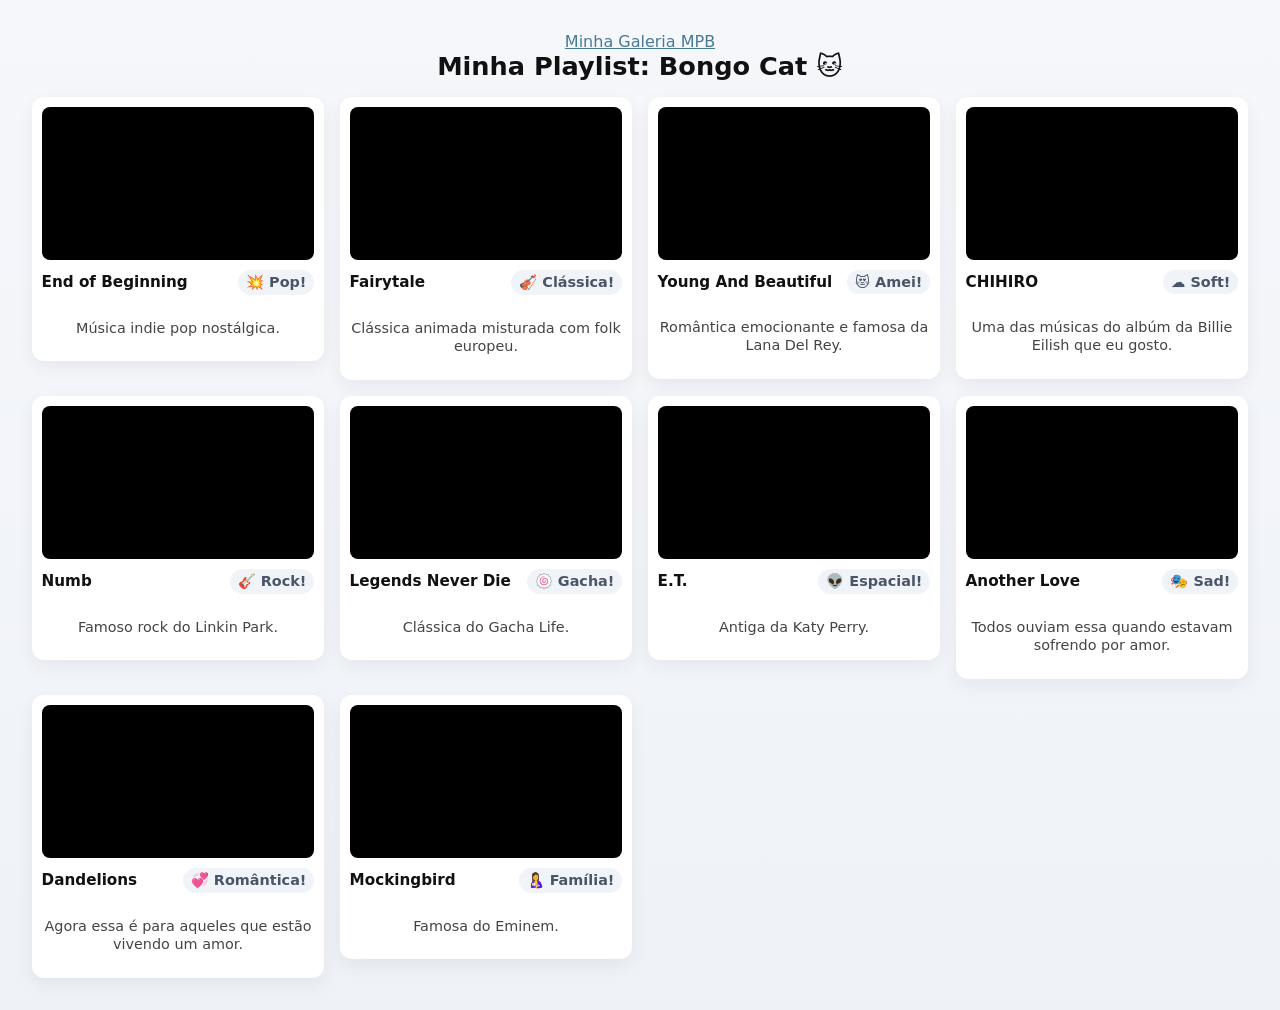
<file: index.html>
<!DOCTYPE html>
<html lang="pt-BR">
<head>
  <meta charset="utf-8" />
  <meta name="viewport" content="width=device-width,initial-scale=1" />
  <title>Galeria Bongo Cat</title>
  <link rel="stylesheet" href="style.css">
</head>
<body>
  <nav><a href="./minhaGaleria.html">Minha Galeria MPB</a></nav>
  <h1>Minha Playlist: Bongo Cat 🐱</h1>
  
  <section class="grid">
    
    <article class="card">
      <div class="video-wrap">
        <iframe width="560" height="315" src="https://www.youtube.com/embed/X60ewc60Rhw?si=_tggQq-g9mpLeZCZ&amp;controls=0" title="YouTube video player" frameborder="0" allow="accelerometer; autoplay; clipboard-write; encrypted-media; gyroscope; picture-in-picture; web-share" referrerpolicy="strict-origin-when-cross-origin" allowfullscreen></iframe>
      </div>
      <div class="meta">
        <div class="title">End of Beginning</div>
        <div class="badge">💥 Pop!</div>
      </div>
      <p class="desc">Música indie pop nostálgica.</p>
    </article>

    <article class="card">
      <div class="video-wrap">
        <iframe width="560" height="315" src="https://www.youtube.com/embed/la1PoxxWiTQ?si=Uj2NZ2VEskIwGrS-&amp;controls=0" title="YouTube video player" frameborder="0" allow="accelerometer; autoplay; clipboard-write; encrypted-media; gyroscope; picture-in-picture; web-share" referrerpolicy="strict-origin-when-cross-origin" allowfullscreen></iframe>
      </div>
      <div class="meta">
        <div class="title">Fairytale</div>
        <div class="badge">🎻 Clássica!</div>
      </div>
      <p class="desc">Clássica animada misturada com folk europeu.</p>
    </article>

    <article class="card">
      <div class="video-wrap">
        <iframe width="560" height="315" src="https://www.youtube.com/embed/wip9eTwC_BM?si=cCaLTdS59v7WSRaM&amp;controls=0" title="YouTube video player" frameborder="0" allow="accelerometer; autoplay; clipboard-write; encrypted-media; gyroscope; picture-in-picture; web-share" referrerpolicy="strict-origin-when-cross-origin" allowfullscreen></iframe>
      </div>
      <div class="meta">
        <div class="title">Young And Beautiful</div>
        <div class="badge">😻 Amei!</div>
      </div>
      <p class="desc">Romântica emocionante e famosa da Lana Del Rey.</p>
    </article>

    <article class="card">
      <div class="video-wrap">
        <iframe width="560" height="315" src="https://www.youtube.com/embed/K4YP90tKs9Q?si=MywArll3-yZOECGV&amp;controls=0" title="YouTube video player" frameborder="0" allow="accelerometer; autoplay; clipboard-write; encrypted-media; gyroscope; picture-in-picture; web-share" referrerpolicy="strict-origin-when-cross-origin" allowfullscreen></iframe>
      </div>
      <div class="meta">
        <div class="title">CHIHIRO</div>
        <div class="badge">☁️ Soft!</div>
      </div>
      <p class="desc">Uma das músicas do albúm da Billie Eilish que eu gosto.</p>
    </article>

    <article class="card">
      <div class="video-wrap">
        <iframe width="560" height="315" src="https://www.youtube.com/embed/x-gQggvKEHw?si=L06ay9MSowV7dhvT&amp;controls=0" title="YouTube video player" frameborder="0" allow="accelerometer; autoplay; clipboard-write; encrypted-media; gyroscope; picture-in-picture; web-share" referrerpolicy="strict-origin-when-cross-origin" allowfullscreen></iframe>
      </div>
      <div class="meta">
        <div class="title">Numb</div>
        <div class="badge">🎸 Rock!</div>
      </div>
      <p class="desc">Famoso rock do Linkin Park.</p>
    </article>

    <article class="card">
      <div class="video-wrap">
        <iframe width="560" height="315" src="https://www.youtube.com/embed/CWq7BLWY_e0?si=VDXSM4nS0IHm2AdL&amp;controls=0" title="YouTube video player" frameborder="0" allow="accelerometer; autoplay; clipboard-write; encrypted-media; gyroscope; picture-in-picture; web-share" referrerpolicy="strict-origin-when-cross-origin" allowfullscreen></iframe>
      </div>
      <div class="meta">
        <div class="title">Legends Never Die</div>
        <div class="badge">🍥 Gacha!</div>
      </div>
      <p class="desc">Clássica do Gacha Life.</p>
    </article>

  <article class="card">
      <div class="video-wrap">
        <iframe width="560" height="315" src="https://www.youtube.com/embed/50UAr8T3CE8?si=izsRglpJfhrnVzlW&amp;controls=0" title="YouTube video player" frameborder="0" allow="accelerometer; autoplay; clipboard-write; encrypted-media; gyroscope; picture-in-picture; web-share" referrerpolicy="strict-origin-when-cross-origin" allowfullscreen></iframe>
      </div>
      <div class="meta">
        <div class="title">E.T.</div>
        <div class="badge">👽 Espacial!</div>
      </div>
      <p class="desc">Antiga da Katy Perry.</p>
    </article>

    <article class="card">
      <div class="video-wrap">
        <iframe width="560" height="315" src="https://www.youtube.com/embed/wLBzgpC5mi0?si=rG4QLmogO85iqnXO&amp;controls=0" title="YouTube video player" frameborder="0" allow="accelerometer; autoplay; clipboard-write; encrypted-media; gyroscope; picture-in-picture; web-share" referrerpolicy="strict-origin-when-cross-origin" allowfullscreen></iframe>
      </div>
      <div class="meta">
        <div class="title">Another Love</div>
        <div class="badge">🎭 Sad!</div>
      </div>
      <p class="desc">Todos ouviam essa quando estavam sofrendo por amor.</p>
    </article>

    <article class="card">
      <div class="video-wrap">
        <iframe width="560" height="315" src="https://www.youtube.com/embed/zSZ2ajLR9W8?si=jMrcFFBDB8rPxDk0&amp;controls=0" title="YouTube video player" frameborder="0" allow="accelerometer; autoplay; clipboard-write; encrypted-media; gyroscope; picture-in-picture; web-share" referrerpolicy="strict-origin-when-cross-origin" allowfullscreen></iframe>
      </div>
      <div class="meta">
        <div class="title">Dandelions</div>
        <div class="badge">💞 Romântica!</div>
      </div>
      <p class="desc">Agora essa é para aqueles que estão vivendo um amor.</p>
    </article>

    <article class="card">
      <div class="video-wrap">
        <iframe width="560" height="315" src="https://www.youtube.com/embed/xH4zXiD2v08?si=UlqD3shgJkr7QnhD&amp;controls=0" title="YouTube video player" frameborder="0" allow="accelerometer; autoplay; clipboard-write; encrypted-media; gyroscope; picture-in-picture; web-share" referrerpolicy="strict-origin-when-cross-origin" allowfullscreen></iframe>
      </div>
      <div class="meta">
        <div class="title">Mockingbird</div>
        <div class="badge">🤱 Família!</div>
      </div>
      <p class="desc">Famosa do Eminem.</p>
    </article>
  </section>  
  
</body>
</html>
</file>
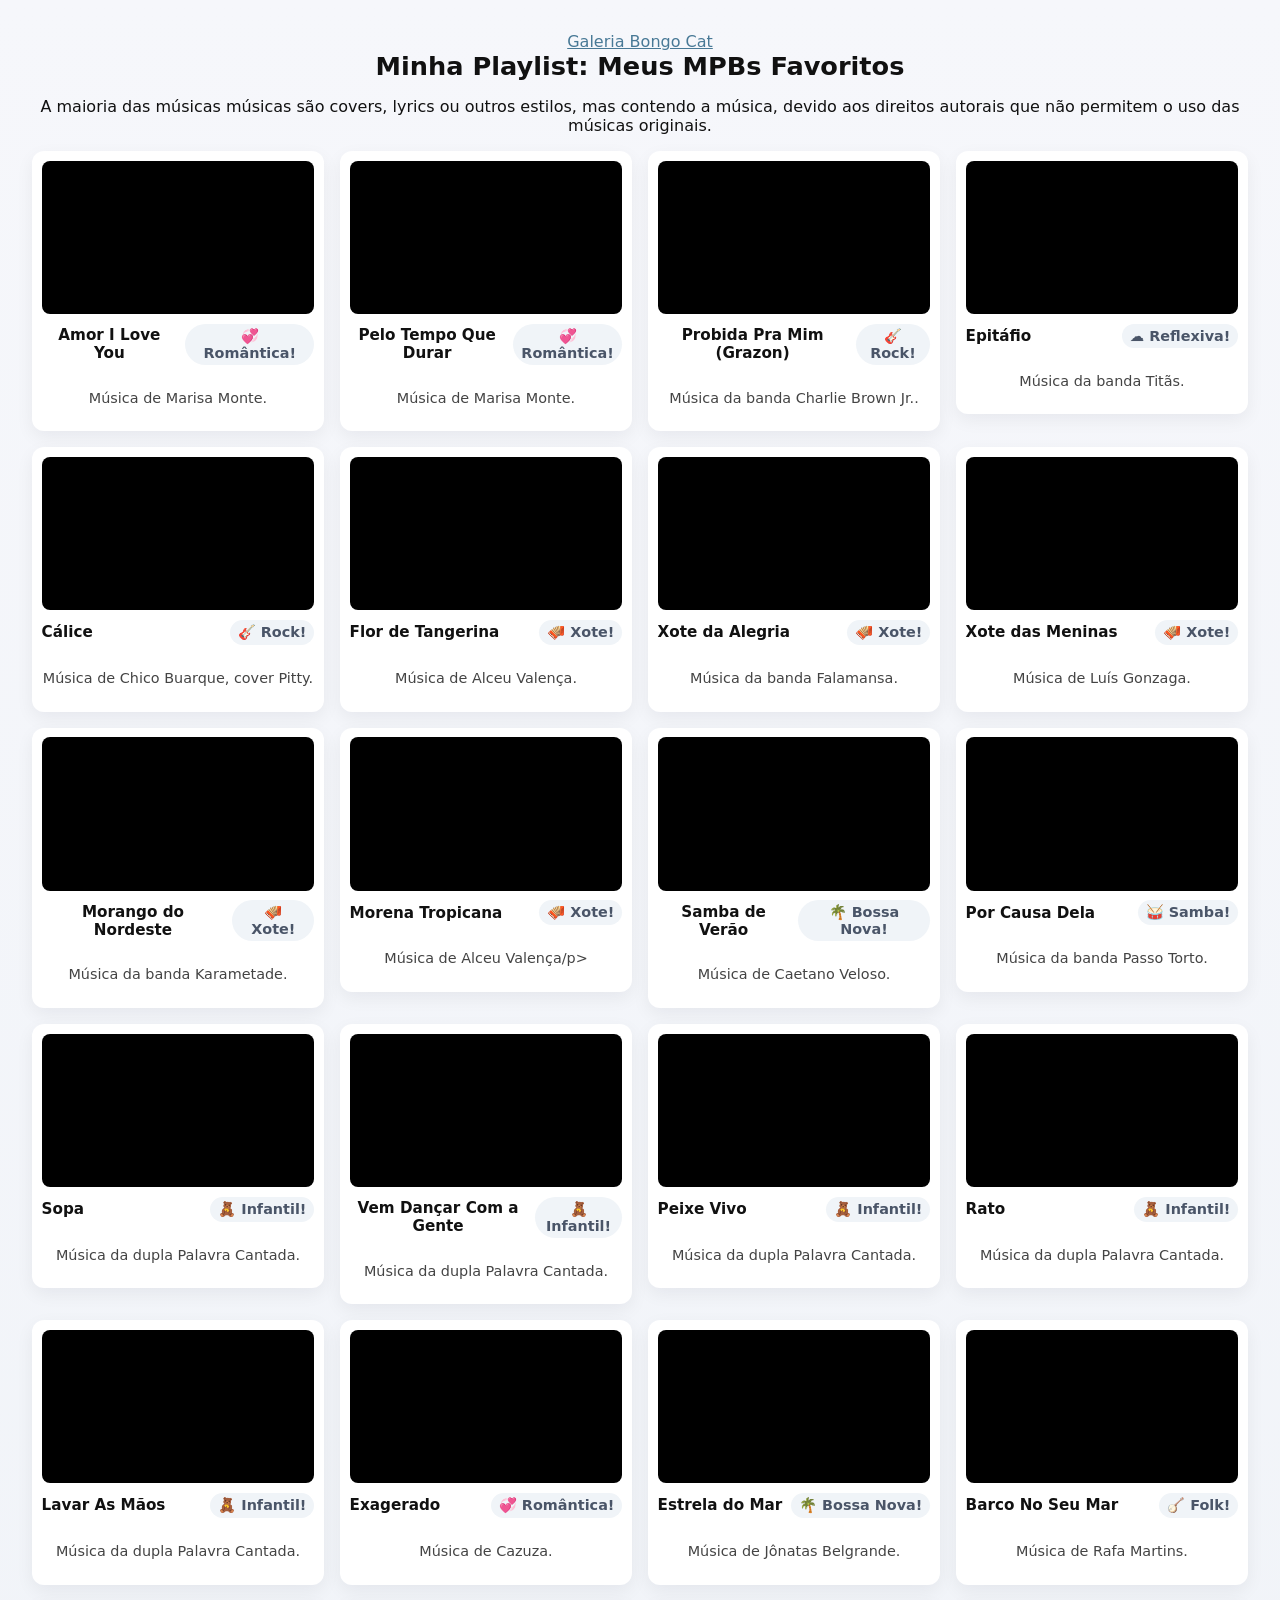
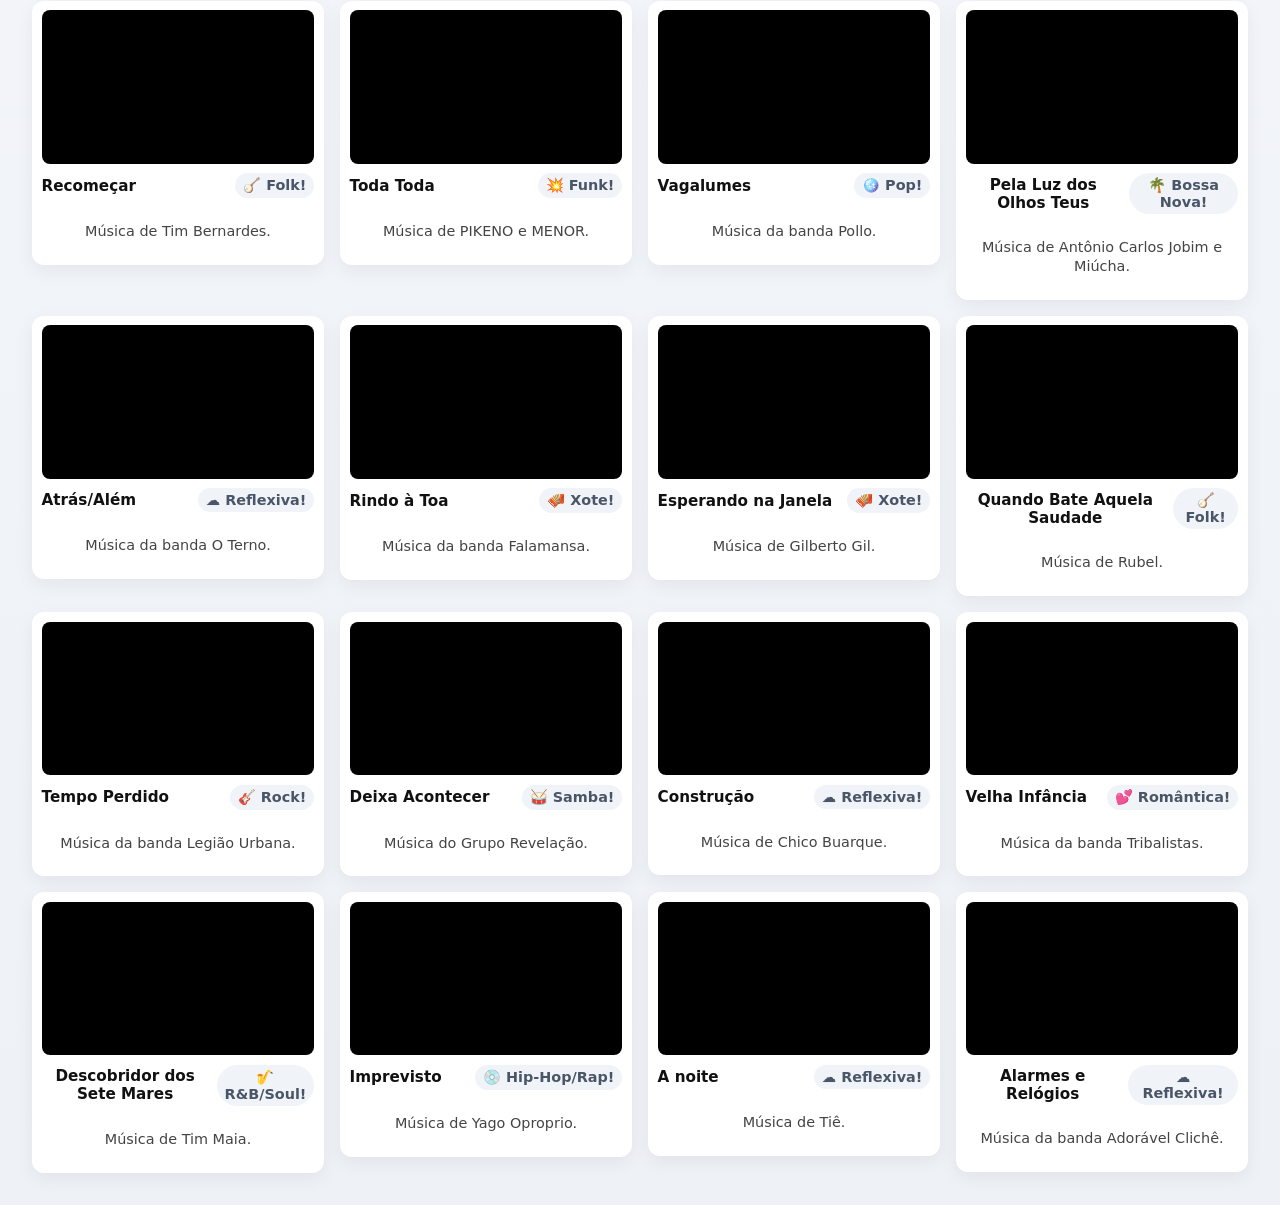
<file: minhaGaleria.html>
<!doctype html>
<html lang="pt-BR">
<head>
  <meta charset="utf-8" />
  <meta name="viewport" content="width=device-width,initial-scale=1" />
  <title>Galeria MPB</title>
  <link rel="stylesheet" href="style.css">
</head>
<body>
  <nav><a href="./index.html">Galeria Bongo Cat</a></nav>
  <h1>Minha Playlist: Meus MPBs Favoritos </h1>
  <p>A maioria das músicas músicas são covers, lyrics ou outros estilos, mas contendo a música, devido aos direitos autorais que não permitem o uso das músicas originais.</p>
  
  <section class="grid">
    
    <article class="card">
      <div class="video-wrap">
        <iframe width="560" height="315" src="https://www.youtube.com/embed/vandjFo3KHE?si=c0-UiARTxnPf4CMv" title="YouTube video player" frameborder="0" allow="accelerometer; autoplay; clipboard-write; encrypted-media; gyroscope; picture-in-picture; web-share" referrerpolicy="strict-origin-when-cross-origin" allowfullscreen></iframe>
      </div>
      <div class="meta">
        <div class="title">Amor I Love You</div>
        <div class="badge">💞 Romântica!</div>
      </div>
      <p class="desc">Música de Marisa Monte.</p>
    </article>

    <article class="card">
      <div class="video-wrap">
        <iframe width="560" height="315" src="https://www.youtube.com/embed/SztHohXHosE?si=wiumfJ3aW6q4zFY9" title="YouTube video player" frameborder="0" allow="accelerometer; autoplay; clipboard-write; encrypted-media; gyroscope; picture-in-picture; web-share" referrerpolicy="strict-origin-when-cross-origin" allowfullscreen></iframe>
      </div>
      <div class="meta">
        <div class="title">Pelo Tempo Que Durar</div>
        <div class="badge">💞 Romântica!</div>
      </div>
      <p class="desc">Música de Marisa Monte.</p>
    </article>

    <article class="card">
      <div class="video-wrap">
        <iframe width="560" height="315" src="https://www.youtube.com/embed/0bly92u6Phw?si=Mh2rAGDT73kjxSY5&amp;controls=0" title="YouTube video player" frameborder="0" allow="accelerometer; autoplay; clipboard-write; encrypted-media; gyroscope; picture-in-picture; web-share" referrerpolicy="strict-origin-when-cross-origin" allowfullscreen></iframe>
      </div>
      <div class="meta">
        <div class="title">Probida Pra Mim (Grazon)</div>
        <div class="badge">🎸 Rock!</div>
      </div>
      <p class="desc">Música da banda Charlie Brown Jr..</p>
    </article>

    <article class="card">
      <div class="video-wrap">
        <iframe width="560" height="315" src="https://www.youtube.com/embed/lkGLekivLGA?si=takF9DHnMKlXHSUV&amp;controls=0" title="YouTube video player" frameborder="0" allow="accelerometer; autoplay; clipboard-write; encrypted-media; gyroscope; picture-in-picture; web-share" referrerpolicy="strict-origin-when-cross-origin" allowfullscreen></iframe>
      </div>
      <div class="meta">
        <div class="title">Epitáfio</div>
        <div class="badge">☁️ Reflexiva!</div>
      </div>
      <p class="desc">Música da banda Titãs.</p>
    </article>

    <article class="card">
      <div class="video-wrap">
        <iframe width="560" height="315" src="https://www.youtube.com/embed/ncJ-0o-h72w?si=GE0eX1jIH9DCE1lk&amp;controls=0" title="YouTube video player" frameborder="0" allow="accelerometer; autoplay; clipboard-write; encrypted-media; gyroscope; picture-in-picture; web-share" referrerpolicy="strict-origin-when-cross-origin" allowfullscreen></iframe>
      </div>
      <div class="meta">
        <div class="title">Cálice</div>
        <div class="badge">🎸 Rock!</div>
      </div>
      <p class="desc">Música de Chico Buarque, cover Pitty.</p>
    </article>

    <article class="card">
      <div class="video-wrap">
        <iframe width="560" height="315" src="https://www.youtube.com/embed/Ig-AIO777Uw?si=9oLuInssivzke6W2&amp;controls=0" title="YouTube video player" frameborder="0" allow="accelerometer; autoplay; clipboard-write; encrypted-media; gyroscope; picture-in-picture; web-share" referrerpolicy="strict-origin-when-cross-origin" allowfullscreen></iframe>
      </div>
      <div class="meta">
        <div class="title">Flor de Tangerina</div>
        <div class="badge">🪗 Xote!</div>
      </div>
      <p class="desc">Música de Alceu Valença.</p>
    </article>

    <article class="card">
      <div class="video-wrap">
        <iframe width="560" height="315" src="https://www.youtube.com/embed/QDAHMMMtFBI?si=CpgSluyIAAZ1WqN1&amp;controls=0" title="YouTube video player" frameborder="0" allow="accelerometer; autoplay; clipboard-write; encrypted-media; gyroscope; picture-in-picture; web-share" referrerpolicy="strict-origin-when-cross-origin" allowfullscreen></iframe>
      </div>
      <div class="meta">
        <div class="title">Xote da Alegria</div>
        <div class="badge">🪗 Xote!</div>
      </div>
      <p class="desc">Música da banda Falamansa.</p>
    </article>

    <article class="card">
      <div class="video-wrap">
        <iframe width="560" height="315" src="https://www.youtube.com/embed/4hBmHs0-f14?si=CpTttQTB9sY44NnC&amp;controls=0" title="YouTube video player" frameborder="0" allow="accelerometer; autoplay; clipboard-write; encrypted-media; gyroscope; picture-in-picture; web-share" referrerpolicy="strict-origin-when-cross-origin" allowfullscreen></iframe>
      </div>
      <div class="meta">
        <div class="title">Xote das Meninas</div>
        <div class="badge">🪗 Xote!</div>
      </div>
      <p class="desc">Música de Luís Gonzaga.</p>
    </article>

    <article class="card">
      <div class="video-wrap">
        <iframe width="560" height="315" src="https://www.youtube.com/embed/HU7WRxLh_FA?si=U3l2D2r8sD2YiqOF&amp;controls=0" title="YouTube video player" frameborder="0" allow="accelerometer; autoplay; clipboard-write; encrypted-media; gyroscope; picture-in-picture; web-share" referrerpolicy="strict-origin-when-cross-origin" allowfullscreen></iframe>
      </div>
      <div class="meta">
        <div class="title">Morango do Nordeste</div>
        <div class="badge">🪗 Xote!</div>
      </div>
      <p class="desc">Música da banda Karametade.</p>
    </article>

    <article class="card">
      <div class="video-wrap">
        <iframe width="560" height="315" src="https://www.youtube.com/embed/zjoe4EtpiZQ?si=ejV2afUgxK8Fctdk&amp;controls=0" title="YouTube video player" frameborder="0" allow="accelerometer; autoplay; clipboard-write; encrypted-media; gyroscope; picture-in-picture; web-share" referrerpolicy="strict-origin-when-cross-origin" allowfullscreen></iframe>
      </div>
      <div class="meta">
        <div class="title">Morena Tropicana</div>
        <div class="badge">🪗 Xote!</div>
      </div>
      <p class="desc">Música de Alceu Valença/p>
    </article>

    <article class="card">
      <div class="video-wrap">
        <iframe width="560" height="315" src="https://www.youtube.com/embed/pOYrcQC1k68?si=668nx3Wr-d2EDVB4&amp;controls=0" title="YouTube video player" frameborder="0" allow="accelerometer; autoplay; clipboard-write; encrypted-media; gyroscope; picture-in-picture; web-share" referrerpolicy="strict-origin-when-cross-origin" allowfullscreen></iframe>
      </div>
      <div class="meta">
        <div class="title">Samba de Verão</div>
        <div class="badge">🌴 Bossa Nova!</div>
      </div>
      <p class="desc">Música de Caetano Veloso.</p>
    </article>

    <article class="card">
      <div class="video-wrap">
        <iframe width="560" height="315" src="https://www.youtube.com/embed/At-cQwwwwtE?si=1UObO61mqHaaP2RX&amp;controls=0" title="YouTube video player" frameborder="0" allow="accelerometer; autoplay; clipboard-write; encrypted-media; gyroscope; picture-in-picture; web-share" referrerpolicy="strict-origin-when-cross-origin" allowfullscreen></iframe>
      </div>
      <div class="meta">
        <div class="title">Por Causa Dela</div>
        <div class="badge">🥁 Samba!</div>
      </div>
      <p class="desc">Música da banda Passo Torto.</p>
    </article>

    <article class="card">
      <div class="video-wrap">
        <iframe width="560" height="315" src="https://www.youtube.com/embed/LwX6FNc0NZE?si=2j1cu_LCJ-7rqaN4&amp;controls=0" title="YouTube video player" frameborder="0" allow="accelerometer; autoplay; clipboard-write; encrypted-media; gyroscope; picture-in-picture; web-share" referrerpolicy="strict-origin-when-cross-origin" allowfullscreen></iframe>
      </div>
      <div class="meta">
        <div class="title">Sopa</div>
        <div class="badge">🧸 Infantil!</div>
      </div>
      <p class="desc">Música da dupla Palavra Cantada.</p>
    </article>

    <article class="card">
      <div class="video-wrap">
        <iframe width="560" height="315" src="https://www.youtube.com/embed/cG4RCUzl53U?si=7wBhCAVw475zLzYP&amp;controls=0" title="YouTube video player" frameborder="0" allow="accelerometer; autoplay; clipboard-write; encrypted-media; gyroscope; picture-in-picture; web-share" referrerpolicy="strict-origin-when-cross-origin" allowfullscreen></iframe>
      </div>
      <div class="meta">
        <div class="title">Vem Dançar Com a Gente</div>
        <div class="badge">🧸 Infantil!</div>
      </div>
      <p class="desc">Música da dupla Palavra Cantada.</p>
    </article>

    <article class="card">
      <div class="video-wrap">
        <iframe width="560" height="315" src="https://www.youtube.com/embed/a6rT0x4ZSj4?si=D2Oo_3mVbAtagMzn&amp;controls=0" title="YouTube video player" frameborder="0" allow="accelerometer; autoplay; clipboard-write; encrypted-media; gyroscope; picture-in-picture; web-share" referrerpolicy="strict-origin-when-cross-origin" allowfullscreen></iframe>
      </div>
      <div class="meta">
        <div class="title">Peixe Vivo</div>
        <div class="badge">🧸 Infantil!</div>
      </div>
      <p class="desc">Música da dupla Palavra Cantada.</p>
    </article>

    <article class="card">
      <div class="video-wrap">
        <iframe width="560" height="315" src="https://www.youtube.com/embed/MeDBP8OU6q4?si=FOTD-jRF3i0stKKC&amp;controls=0" title="YouTube video player" frameborder="0" allow="accelerometer; autoplay; clipboard-write; encrypted-media; gyroscope; picture-in-picture; web-share" referrerpolicy="strict-origin-when-cross-origin" allowfullscreen></iframe>
      </div>
      <div class="meta">
        <div class="title">Rato</div>
        <div class="badge">🧸 Infantil!</div>
      </div>
      <p class="desc">Música da dupla Palavra Cantada.</p>
    </article>

    <article class="card">
      <div class="video-wrap">
        <iframe width="560" height="315" src="https://www.youtube.com/embed/CaTXgmHyMSk?si=O8zG6anGczSD8e1L&amp;controls=0" title="YouTube video player" frameborder="0" allow="accelerometer; autoplay; clipboard-write; encrypted-media; gyroscope; picture-in-picture; web-share" referrerpolicy="strict-origin-when-cross-origin" allowfullscreen></iframe>
      </div>
      <div class="meta">
        <div class="title">Lavar As Mãos</div>
        <div class="badge">🧸 Infantil!</div>
      </div>
      <p class="desc">Música da dupla Palavra Cantada.</p>
    </article>

    <article class="card">
      <div class="video-wrap">
        <iframe width="560" height="315" src="https://www.youtube.com/embed/_R4ZE_xqK90?si=Pmk1Rx5Pq7LN46zQ&amp;controls=0" title="YouTube video player" frameborder="0" allow="accelerometer; autoplay; clipboard-write; encrypted-media; gyroscope; picture-in-picture; web-share" referrerpolicy="strict-origin-when-cross-origin" allowfullscreen></iframe>
      </div>
      <div class="meta">
        <div class="title">Exagerado</div>
        <div class="badge">💞 Romântica!</div>
      </div>
      <p class="desc">Música de Cazuza.</p>
    </article>

    <article class="card">
      <div class="video-wrap">
        <iframe width="560" height="315" src="https://www.youtube.com/embed/NNGHERBuwLo?si=uTvMUGPGJG1Stsa6&amp;controls=0" title="YouTube video player" frameborder="0" allow="accelerometer; autoplay; clipboard-write; encrypted-media; gyroscope; picture-in-picture; web-share" referrerpolicy="strict-origin-when-cross-origin" allowfullscreen></iframe>
      </div>
      <div class="meta">
        <div class="title">Estrela do Mar</div>
        <div class="badge">🌴 Bossa Nova!</div>
      </div>
      <p class="desc">Música de Jônatas Belgrande.</p>
    </article>

    <article class="card">
      <div class="video-wrap">
        <iframe width="560" height="315" src="https://www.youtube.com/embed/x1QAkj5aBI4?si=cNqHBFt9wAg0Xc9m&amp;controls=0" title="YouTube video player" frameborder="0" allow="accelerometer; autoplay; clipboard-write; encrypted-media; gyroscope; picture-in-picture; web-share" referrerpolicy="strict-origin-when-cross-origin" allowfullscreen></iframe>
      </div>
      <div class="meta">
        <div class="title">Barco No Seu Mar</div>
        <div class="badge">🪕 Folk!</div>
      </div>
      <p class="desc">Música de Rafa Martins.</p>
    </article>

    <article class="card">
      <div class="video-wrap">
        <iframe width="560" height="315" src="https://www.youtube.com/embed/LGxrfnIaHBg?si=7im8BwGxdWwwUPSH&amp;controls=0" title="YouTube video player" frameborder="0" allow="accelerometer; autoplay; clipboard-write; encrypted-media; gyroscope; picture-in-picture; web-share" referrerpolicy="strict-origin-when-cross-origin" allowfullscreen></iframe>
      </div>
      <div class="meta">
        <div class="title">Recomeçar</div>
        <div class="badge">🪕 Folk!</div>
      </div>
      <p class="desc">Música de Tim Bernardes.</p>
    </article>

    <article class="card">
      <div class="video-wrap">
        <iframe width="560" height="315" src="https://www.youtube.com/embed/mir8IroQq2w?si=vlMjvVX__OJRjdi5&amp;controls=0" title="YouTube video player" frameborder="0" allow="accelerometer; autoplay; clipboard-write; encrypted-media; gyroscope; picture-in-picture; web-share" referrerpolicy="strict-origin-when-cross-origin" allowfullscreen></iframe>
      </div>
      <div class="meta">
        <div class="title">Toda Toda</div>
        <div class="badge">💥 Funk!</div>
      </div>
      <p class="desc">Música de PIKENO e MENOR.</p>
    </article>

    <article class="card">
      <div class="video-wrap">
        <iframe width="560" height="315" src="https://www.youtube.com/embed/Li841kEIJug?si=V9BzLdEbSGo3IRN6&amp;controls=0" title="YouTube video player" frameborder="0" allow="accelerometer; autoplay; clipboard-write; encrypted-media; gyroscope; picture-in-picture; web-share" referrerpolicy="strict-origin-when-cross-origin" allowfullscreen></iframe>
      </div>
      <div class="meta">
        <div class="title">Vagalumes</div>
        <div class="badge">🪩 Pop!</div>
      </div>
      <p class="desc">Música da banda Pollo.</p>
    </article>

    <article class="card">
      <div class="video-wrap">
        <iframe width="560" height="315" src="https://www.youtube.com/embed/k58k-2voT_c?si=XPijTAcGJbgxq22M&amp;controls=0" title="YouTube video player" frameborder="0" allow="accelerometer; autoplay; clipboard-write; encrypted-media; gyroscope; picture-in-picture; web-share" referrerpolicy="strict-origin-when-cross-origin" allowfullscreen></iframe>
      </div>
      <div class="meta">
        <div class="title">Pela Luz dos Olhos Teus</div>
        <div class="badge">🌴 Bossa Nova!</div>
      </div>
      <p class="desc">Música de Antônio Carlos Jobim e Miúcha.</p>
    </article>

    <article class="card">
      <div class="video-wrap">
        <iframe width="560" height="315" src="https://www.youtube.com/embed/Z5Oo_7gKuGQ?si=bUMn0CwxjcexJ-XV&amp;controls=0" title="YouTube video player" frameborder="0" allow="accelerometer; autoplay; clipboard-write; encrypted-media; gyroscope; picture-in-picture; web-share" referrerpolicy="strict-origin-when-cross-origin" allowfullscreen></iframe>
      </div>
      <div class="meta">
        <div class="title">Atrás/Além</div>
        <div class="badge">☁️ Reflexiva!</div>
      </div>
      <p class="desc">Música da banda O Terno.</p>
    </article>

    <article class="card">
      <div class="video-wrap">
        <iframe width="560" height="315" src="https://www.youtube.com/embed/yT3ne1uq8iU?si=zLiKrBfu-YBkiXaP&amp;controls=0" title="YouTube video player" frameborder="0" allow="accelerometer; autoplay; clipboard-write; encrypted-media; gyroscope; picture-in-picture; web-share" referrerpolicy="strict-origin-when-cross-origin" allowfullscreen></iframe>
      </div>
      <div class="meta">
        <div class="title">Rindo à Toa</div>
        <div class="badge">🪗 Xote!</div>
      </div>
      <p class="desc">Música da banda Falamansa.</p>
    </article>

    <article class="card">
      <div class="video-wrap">
        <iframe width="560" height="315" src="https://www.youtube.com/embed/TIAazccf3Jk?si=jg1FFwtZvvTFuhFd&amp;controls=0" title="YouTube video player" frameborder="0" allow="accelerometer; autoplay; clipboard-write; encrypted-media; gyroscope; picture-in-picture; web-share" referrerpolicy="strict-origin-when-cross-origin" allowfullscreen></iframe>
      </div>
      <div class="meta">
        <div class="title">Esperando na Janela</div>
        <div class="badge">🪗 Xote!</div>
      </div>
      <p class="desc">Música de Gilberto Gil.</p>
    </article>

    <article class="card">
      <div class="video-wrap">
        <iframe width="560" height="315" src="https://www.youtube.com/embed/DYttqEgHJ_8?si=eOdcuxNQNgjl67x0&amp;controls=0" title="YouTube video player" frameborder="0" allow="accelerometer; autoplay; clipboard-write; encrypted-media; gyroscope; picture-in-picture; web-share" referrerpolicy="strict-origin-when-cross-origin" allowfullscreen></iframe>
      </div>
      <div class="meta">
    <div class="title">Quando Bate Aquela Saudade</div>
        <div class="badge">🪕 Folk!</div>
      </div>
      <p class="desc">Música de Rubel.</p>
    </article>

    <article class="card">
      <div class="video-wrap">
        <iframe width="560" height="315" src="https://www.youtube.com/embed/-hHSD8fgCL8?si=wF86-wCIAh18jcMq" title="YouTube video player" frameborder="0" allow="accelerometer; autoplay; clipboard-write; encrypted-media; gyroscope; picture-in-picture; web-share" referrerpolicy="strict-origin-when-cross-origin" allowfullscreen></iframe>
      </div>
      <div class="meta">
    <div class="title">Tempo Perdido</div>
        <div class="badge">🎸 Rock!</div>
      </div>
      <p class="desc">Música da banda Legião Urbana.</p>
    </article>

    <article class="card">
      <div class="video-wrap">
        <iframe width="560" height="315" src="https://www.youtube.com/embed/Oice1bBSLRI?si=d1jrON5bacECnmSv" title="YouTube video player" frameborder="0" allow="accelerometer; autoplay; clipboard-write; encrypted-media; gyroscope; picture-in-picture; web-share" referrerpolicy="strict-origin-when-cross-origin" allowfullscreen></iframe>
      </div>
      <div class="meta">
    <div class="title">Deixa Acontecer</div>
        <div class="badge">🥁 Samba!</div>
      </div>
      <p class="desc">Música do Grupo Revelação.</p>
    </article>

    <article class="card">
      <div class="video-wrap">
        <iframe width="560" height="315" src="https://www.youtube.com/embed/4P-ZutZEeZA?si=_vp99aAeKb3TIgps" title="YouTube video player" frameborder="0" allow="accelerometer; autoplay; clipboard-write; encrypted-media; gyroscope; picture-in-picture; web-share" referrerpolicy="strict-origin-when-cross-origin" allowfullscreen></iframe>
      </div>
      <div class="meta">
    <div class="title">Construção</div>
        <div class="badge">☁️ Reflexiva!</div>
      </div>
      <p class="desc">Música de Chico Buarque.</p>
    </article>

    <article class="card">
      <div class="video-wrap">
        <iframe width="560" height="315" src="https://www.youtube.com/embed/hWadAXfH6Uc?si=ZbbYl7JgywDJys8I" title="YouTube video player" frameborder="0" allow="accelerometer; autoplay; clipboard-write; encrypted-media; gyroscope; picture-in-picture; web-share" referrerpolicy="strict-origin-when-cross-origin" allowfullscreen></iframe>
      </div>
      <div class="meta">
    <div class="title">Velha Infância</div>
        <div class="badge">💕 Romântica!</div>
      </div>
      <p class="desc">Música da banda Tribalistas.</p>
    </article>

    <article class="card">
      <div class="video-wrap">
        <iframe width="560" height="315" src="https://www.youtube.com/embed/J63abKXjnXU?si=bt-HDe7gh2bMs3H6" title="YouTube video player" frameborder="0" allow="accelerometer; autoplay; clipboard-write; encrypted-media; gyroscope; picture-in-picture; web-share" referrerpolicy="strict-origin-when-cross-origin" allowfullscreen></iframe>
      </div>
      <div class="meta">
    <div class="title">Descobridor dos Sete Mares</div>
        <div class="badge">🎷 R&B/Soul!</div>
      </div>
      <p class="desc">Música de Tim Maia.</p>
    </article>

    <article class="card">
      <div class="video-wrap">
        <iframe width="560" height="315" src="https://www.youtube.com/embed/rlSwZ4Kz3ao?si=zb15FMPCEf8atWpJ" title="YouTube video player" frameborder="0" allow="accelerometer; autoplay; clipboard-write; encrypted-media; gyroscope; picture-in-picture; web-share" referrerpolicy="strict-origin-when-cross-origin" allowfullscreen></iframe>
      </div>
      <div class="meta">
    <div class="title">Imprevisto</div>
        <div class="badge">💿 Hip-Hop/Rap!</div>
      </div>
      <p class="desc">Música de Yago Oproprio.</p>
    </article>

    <article class="card">
      <div class="video-wrap">
        <iframe width="560" height="315" src="https://www.youtube.com/embed/yOGVsUioeM8?si=WplzPJ4FXZogzMcY" title="YouTube video player" frameborder="0" allow="accelerometer; autoplay; clipboard-write; encrypted-media; gyroscope; picture-in-picture; web-share" referrerpolicy="strict-origin-when-cross-origin" allowfullscreen></iframe>
      </div>
      <div class="meta">
    <div class="title">A noite</div>
        <div class="badge">☁️ Reflexiva!</div>
      </div>
      <p class="desc">Música de Tiê.</p>
    </article>

    <article class="card">
      <div class="video-wrap">
        <iframe width="560" height="315" src="https://www.youtube.com/embed/yrH17htw-Eo?si=QdfqSCjvSyO4c3ss" title="YouTube video player" frameborder="0" allow="accelerometer; autoplay; clipboard-write; encrypted-media; gyroscope; picture-in-picture; web-share" referrerpolicy="strict-origin-when-cross-origin" allowfullscreen></iframe>
      </div>
      <div class="meta">
    <div class="title">Alarmes e Relógios</div>
        <div class="badge">☁️ Reflexiva!</div>
      </div>
      <p class="desc">Música da banda Adorável Clichê.</p>
    </article>
  </section>
</body>
</html>
</file>
<file: style.css>
:root{
  --gap: 1rem;
  --card-bg: #ffffff;
  --radius: 12px;
}
body{
  font-family: system-ui, -apple-system, sans-serif;
  background: linear-gradient(180deg,#f6f7fb,#eef2f7);
  margin: 0;
  padding: 2rem;
  color: #111;
  text-align: center;
}

a{
  color: rgb(72, 121, 150)
}

a:hover{ color: rgb(72, 201, 179)}

h1{ margin: 0 0 1rem 0; font-size: 1.6rem; text-align: center;}

.grid{
  display: grid;
  grid-template-columns: repeat(auto-fit, minmax(260px, 1fr));
  gap: var(--gap);
  align-items: start;
}

.card{
  background: var(--card-bg);
  border-radius: var(--radius);
  padding: 0.6rem;
  box-shadow: 0 6px 18px rgba(15,20,30,0.06);
  transition: transform .18s ease;
  display: flex;
  flex-direction: column;
  gap: .6rem;
}
.card:hover{
  transform: translateY(-6px);
  box-shadow: 0 12px 30px rgba(15,20,30,0.12);
}

.video-wrap{
  position: relative;
  width: 100%;
  padding-top: 56.25%; /* Mantém proporção 16:9 */
  border-radius: calc(var(--radius) - 4px);
  overflow: hidden;
  background: #000;
}
/* O CSS abaixo garante que o iframe colado ocupe todo o espaço */
.video-wrap iframe{
  position: absolute;
  inset: 0;
  width: 100%;
  height: 100%;
  border: 0;
}

.meta{
  display:flex;
  justify-content: space-between;
  align-items: center;
  gap: .5rem;
  font-size: .95rem;
}
.title{ font-weight: 600; }

.desc{
  font-size: .9rem;
  color: #444;
  line-height: 1.3;
}

.badge{
  background: #f0f4f8;
  padding: .25rem .5rem;
  border-radius: 999px;
  font-size: 0.9rem;
  font-weight: 600;
  color: #4a5568;
}
</file>
